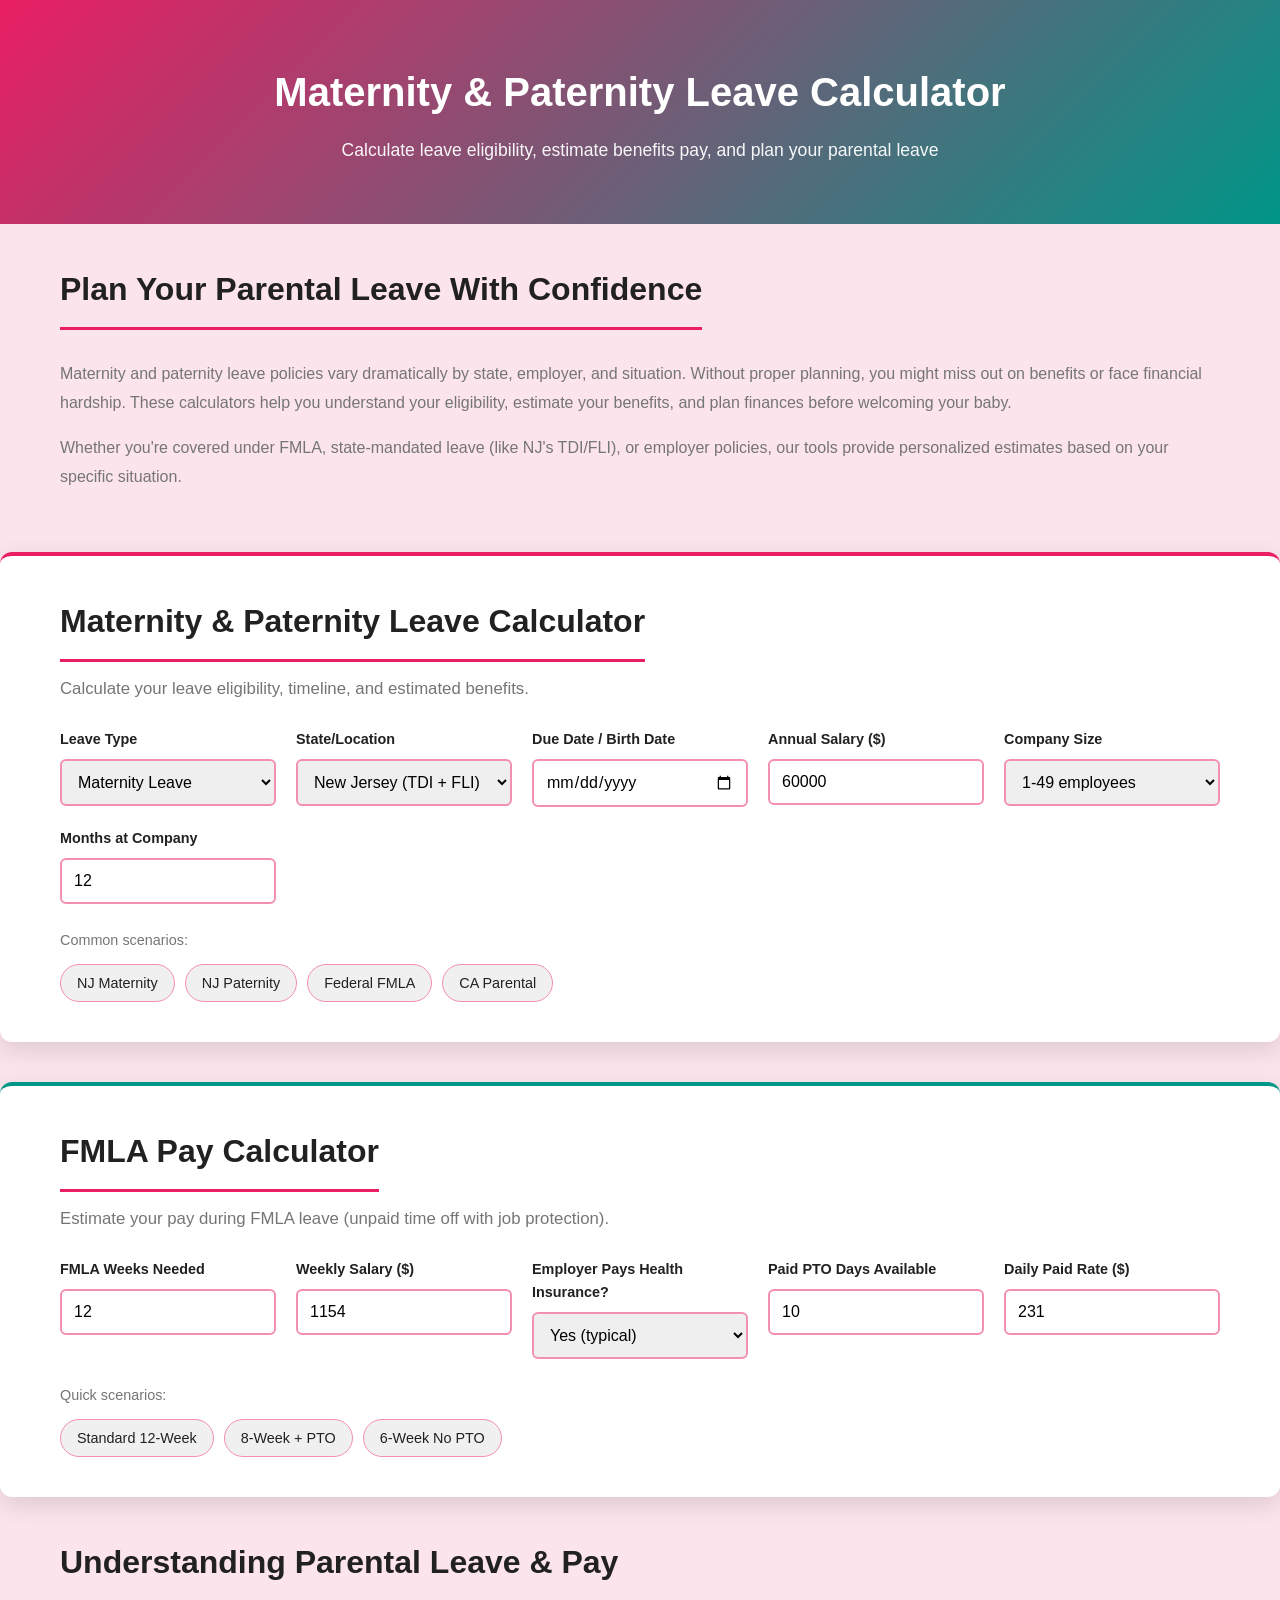
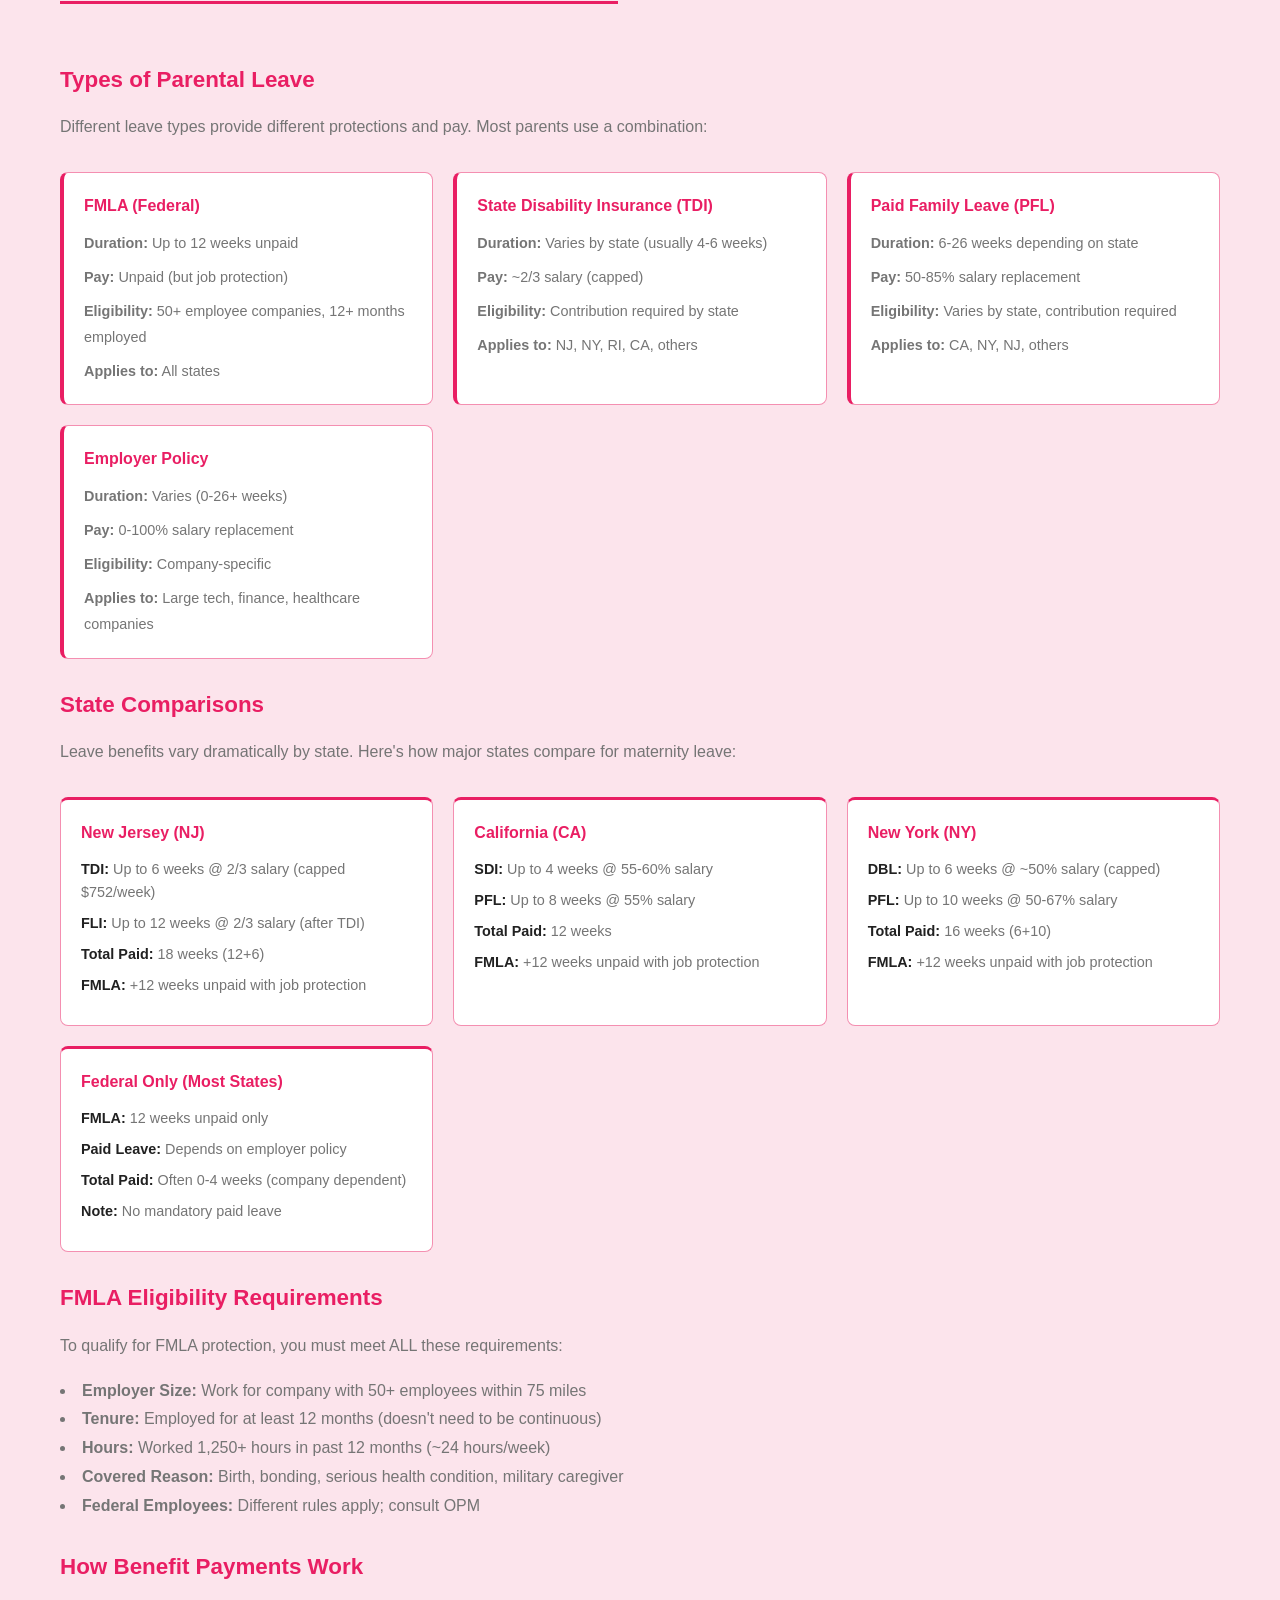
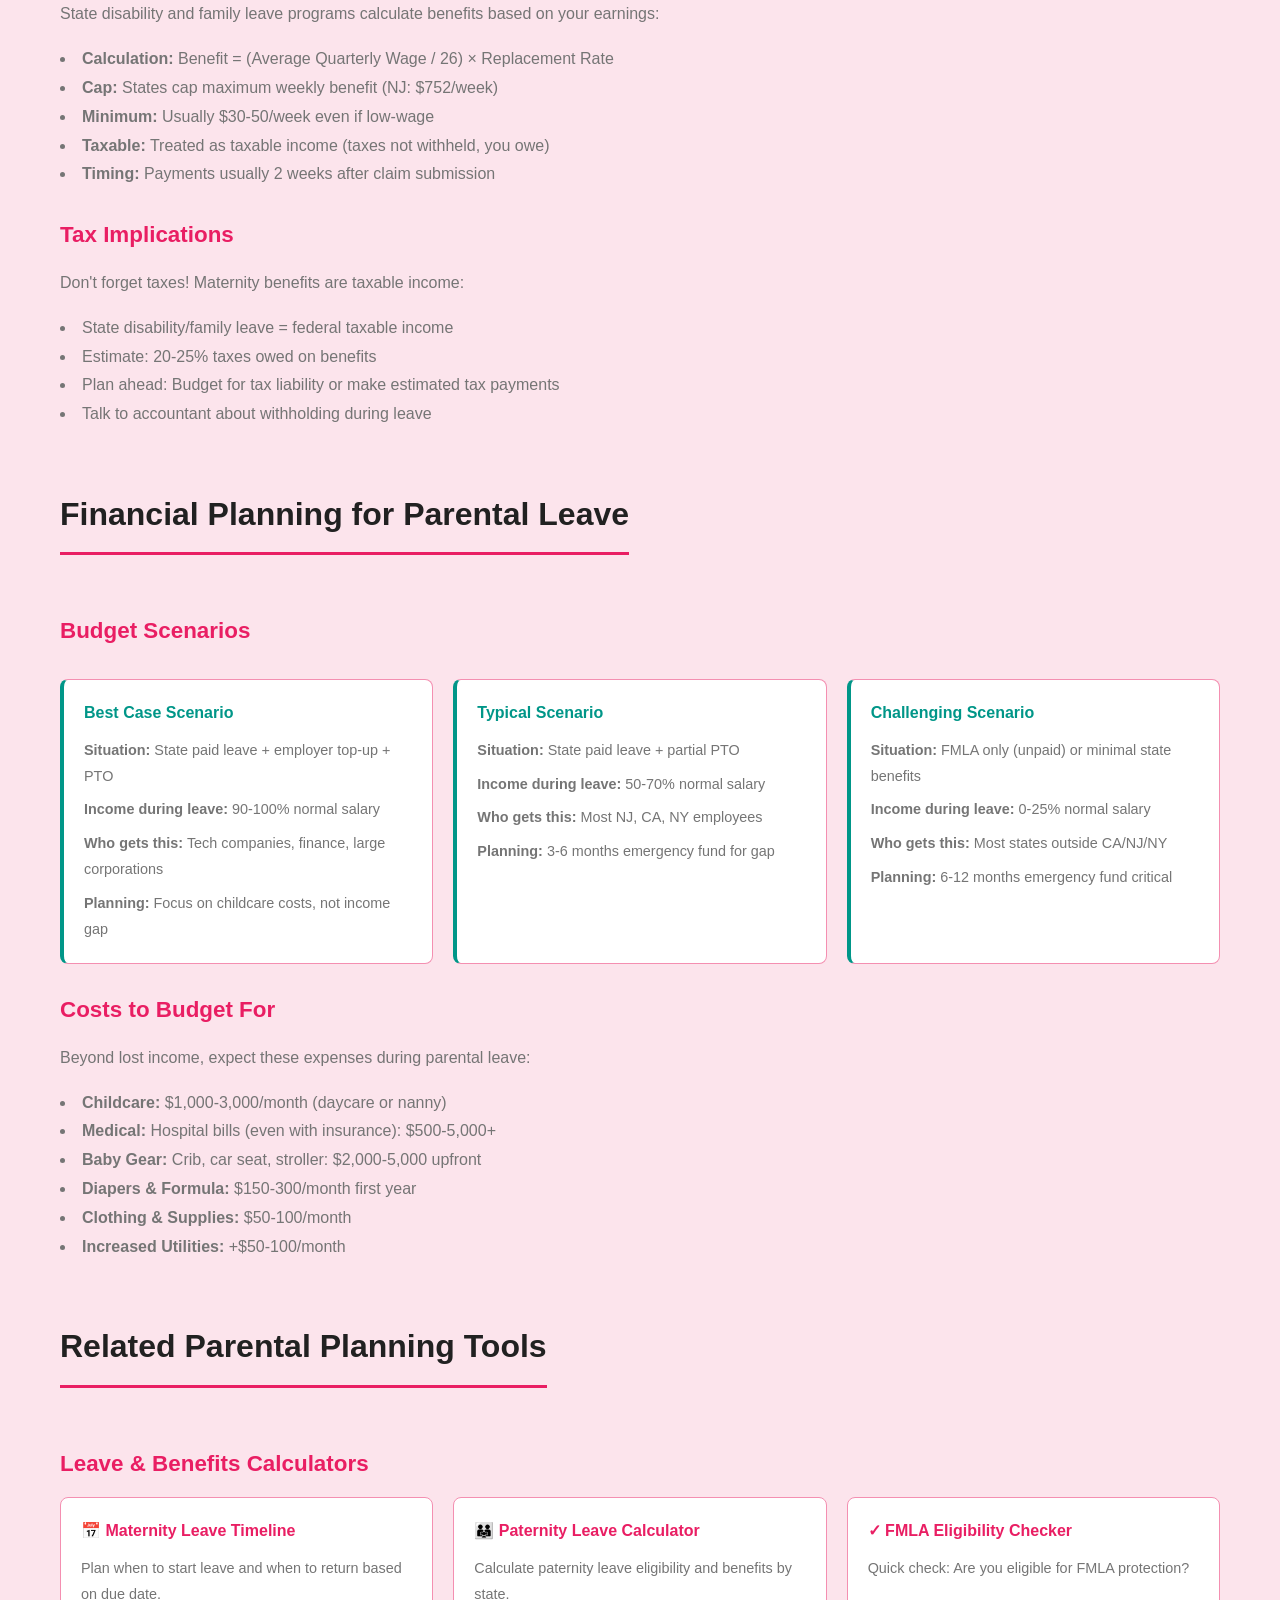
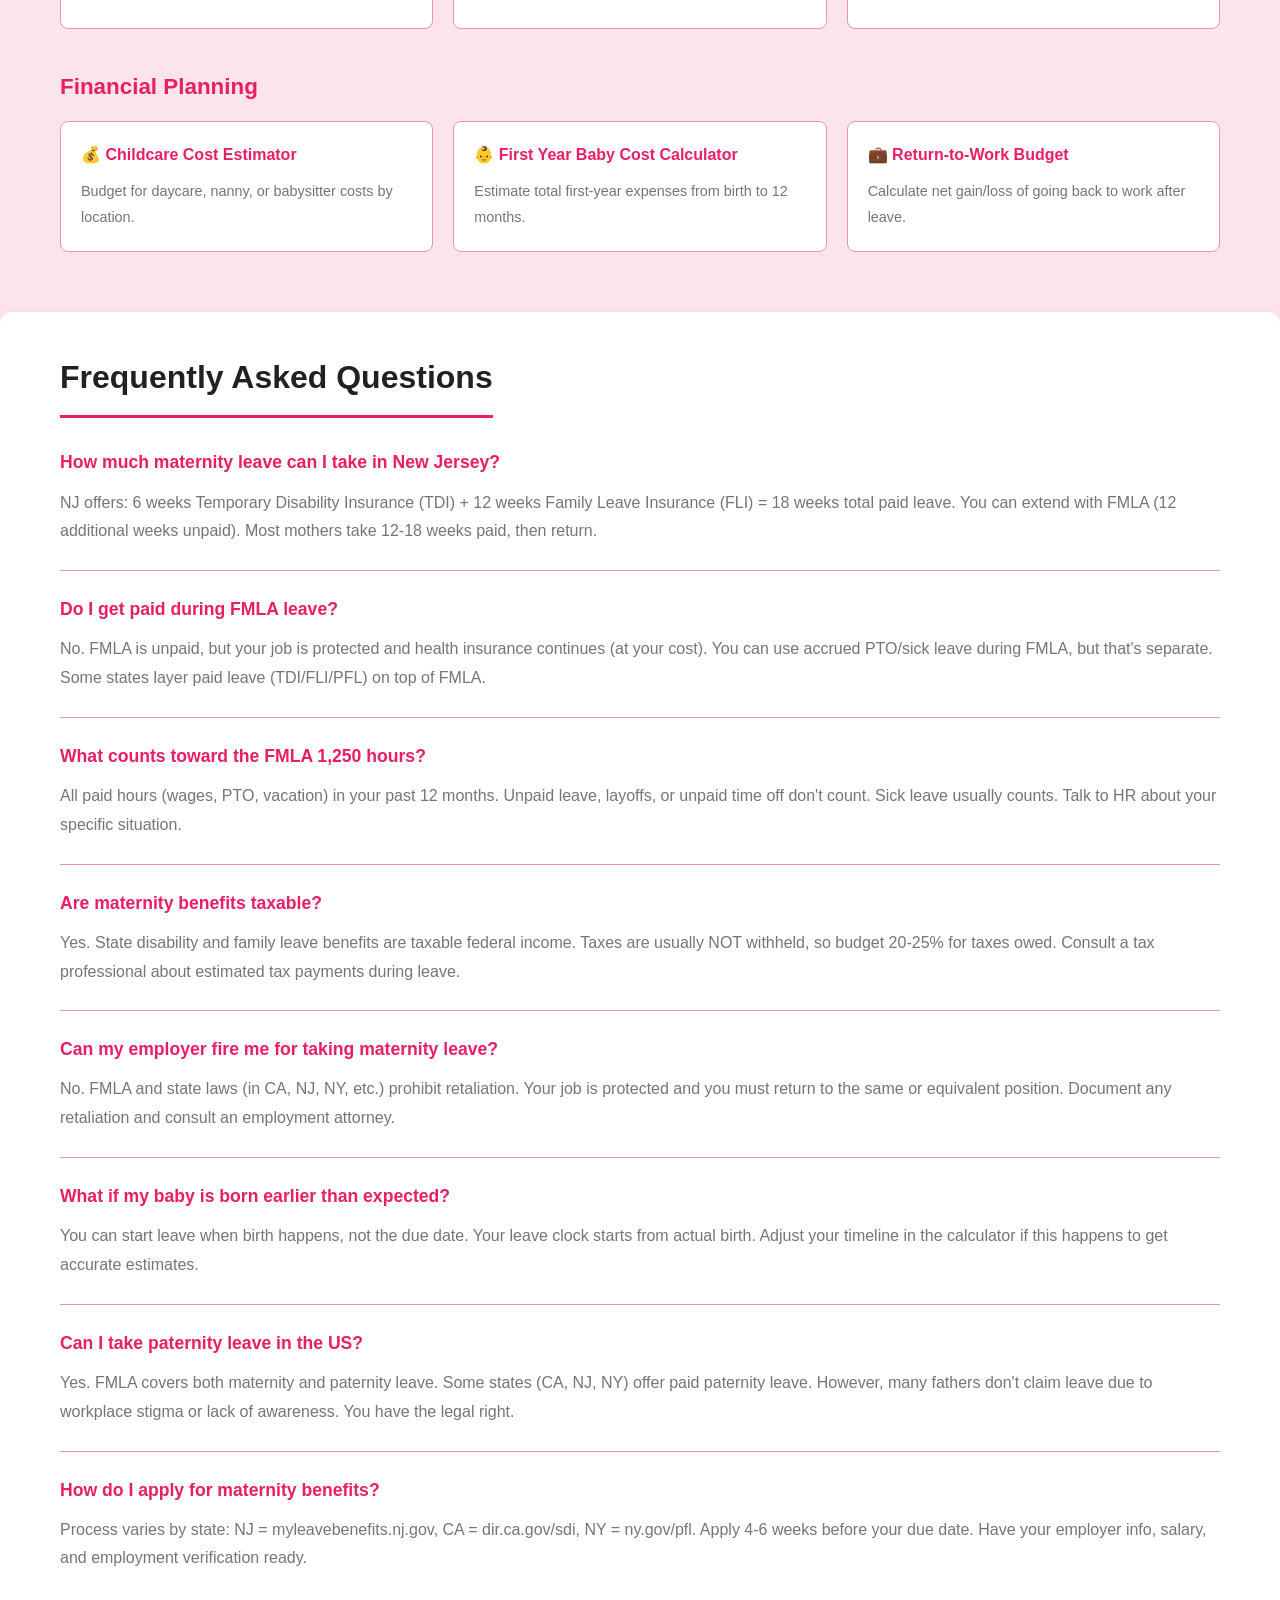
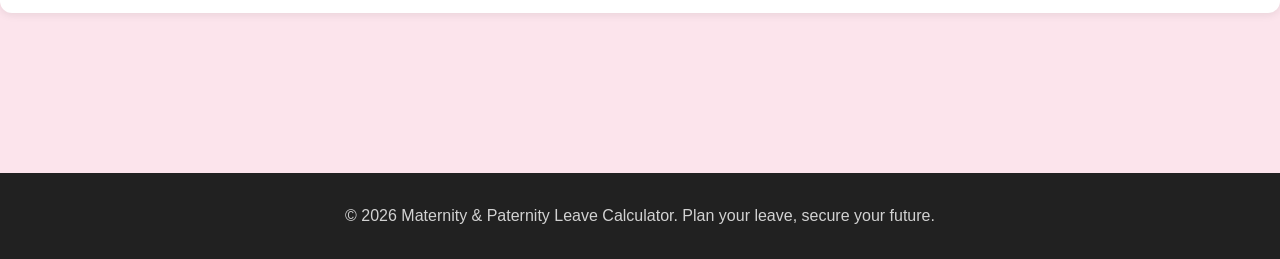
<file: index.html>
<!DOCTYPE html>

<html lang="en">
<head>
    <meta charset="UTF-8">
    <meta name="viewport" content="width=device-width, initial-scale=1.0">
    <meta name="google-site-verification" content="uQVQvib9O00oQFIT-tXdnkU3Vh5VSFZw2b3WhCHTCns" />
    <title>Maternity & Paternity Leave Calculator | Pay, Eligibility & Planning</title>
    <meta name="description" content="Calculate maternity/paternity leave eligibility, benefits, and pay. FMLA calculator, NJ leave estimator, and financial planning tools for expecting parents.">
    <meta name="keywords" content="maternity leave calculator, paternity pay calculator, fmla pay calculator, maternity calculator, nj maternity leave, parental leave pay">
    <link rel="stylesheet" href="style.css">
</head>
<body>
    <header class="header">
        <div class="container">
            <h1>Maternity & Paternity Leave Calculator</h1>
            <p class="subtitle">Calculate leave eligibility, estimate benefits pay, and plan your parental leave</p>
        </div>
    </header>


<main>
    <section class="intro">
        <div class="container">
            <h2>Plan Your Parental Leave With Confidence</h2>
            <p>
                Maternity and paternity leave policies vary dramatically by state, employer, and situation. Without proper planning, 
                you might miss out on benefits or face financial hardship. These calculators help you understand your eligibility, 
                estimate your benefits, and plan finances before welcoming your baby.
            </p>
            <p>
                Whether you're covered under FMLA, state-mandated leave (like NJ's TDI/FLI), or employer policies, 
                our tools provide personalized estimates based on your specific situation.
            </p>
        </div>
    </section>

    <!-- MATERNITY/PATERNITY LEAVE CALCULATOR -->
    <section class="featured-tool maternity-section">
        <div class="container">
            <h2>Maternity & Paternity Leave Calculator</h2>
            <p>Calculate your leave eligibility, timeline, and estimated benefits.</p>
            
            <div class="calculator leave-calc">
                <div class="calc-inputs">
                    <div class="input-group">
                        <label for="leaveType">Leave Type</label>
                        <select id="leaveType" onchange="calculateLeave()">
                            <option value="maternity">Maternity Leave</option>
                            <option value="paternity">Paternity Leave</option>
                            <option value="parental">Parental Leave (Either Parent)</option>
                        </select>
                    </div>
                    <div class="input-group">
                        <label for="workState">State/Location</label>
                        <select id="workState" onchange="calculateLeave()">
                            <option value="nj">New Jersey (TDI + FLI)</option>
                            <option value="ny">New York (PFL)</option>
                            <option value="ca">California (PDL + PFL)</option>
                            <option value="federal">Federal (FMLA Only)</option>
                            <option value="other">Other State</option>
                        </select>
                    </div>
                    <div class="input-group">
                        <label for="dueDate">Due Date / Birth Date</label>
                        <input type="date" id="dueDate" onchange="calculateLeave()">
                    </div>
                    <div class="input-group">
                        <label for="employeeAnnualSalary">Annual Salary ($)</label>
                        <input type="number" id="employeeAnnualSalary" placeholder="60000" min="0" value="60000" onchange="calculateLeave()">
                    </div>
                    <div class="input-group">
                        <label for="employeeCompanySize">Company Size</label>
                        <select id="employeeCompanySize" onchange="calculateLeave()">
                            <option value="small">1-49 employees</option>
                            <option value="medium">50+ employees</option>
                        </select>
                    </div>
                    <div class="input-group">
                        <label for="employmentMonths">Months at Company</label>
                        <input type="number" id="employmentMonths" placeholder="12" min="0" max="600" value="12" onchange="calculateLeave()">
                    </div>
                </div>

                <div class="calc-results" id="leaveResults" style="display: none;">
                    <div class="result-group">
                        <div class="result-item">
                            <span class="label">Leave Duration</span>
                            <span class="value" id="leaveDuration">0 weeks</span>
                            <span class="hint">Paid + unpaid combined</span>
                        </div>
                        <div class="result-item">
                            <span class="label">Paid Leave Weeks</span>
                            <span class="value" id="paidWeeks">0</span>
                            <span class="hint">Salary replacement</span>
                        </div>
                        <div class="result-item">
                            <span class="label">Estimated Weekly Benefit</span>
                            <span class="value" id="weeklyBenefit">$0</span>
                            <span class="hint">During paid leave</span>
                        </div>
                        <div class="result-item">
                            <span class="label">Total Benefit Amount</span>
                            <span class="value" id="totalBenefit">$0</span>
                            <span class="hint">For entire leave period</span>
                        </div>
                    </div>

                    <div class="leave-timeline">
                        <h3>Leave Timeline</h3>
                        <div id="timelineDetails"></div>
                    </div>

                    <div class="leave-notes">
                        <h3>Important Notes</h3>
                        <ul id="leaveNotesList"></ul>
                    </div>
                </div>

                <div class="quick-scenarios">
                    <p class="scenario-label">Common scenarios:</p>
                    <div class="scenario-buttons">
                        <button class="scenario-btn" onclick="setLeaveScenario('maternity', 'nj', 60000)">NJ Maternity</button>
                        <button class="scenario-btn" onclick="setLeaveScenario('paternity', 'nj', 60000)">NJ Paternity</button>
                        <button class="scenario-btn" onclick="setLeaveScenario('maternity', 'federal', 60000)">Federal FMLA</button>
                        <button class="scenario-btn" onclick="setLeaveScenario('parental', 'ca', 60000)">CA Parental</button>
                    </div>
                </div>
            </div>
        </div>
    </section>

    <!-- FMLA PAY CALCULATOR -->
    <section class="featured-tool fmla-section">
        <div class="container">
            <h2>FMLA Pay Calculator</h2>
            <p>Estimate your pay during FMLA leave (unpaid time off with job protection).</p>
            
            <div class="calculator fmla-calc">
                <div class="calc-inputs">
                    <div class="input-group">
                        <label for="fmlaWeeks">FMLA Weeks Needed</label>
                        <input type="number" id="fmlaWeeks" placeholder="12" min="0" max="26" value="12" onchange="calculateFMLA()">
                    </div>
                    <div class="input-group">
                        <label for="fmlaWeeklySalary">Weekly Salary ($)</label>
                        <input type="number" id="fmlaWeeklySalary" placeholder="1154" min="0" value="1154" onchange="calculateFMLA()">
                    </div>
                    <div class="input-group">
                        <label for="fmlaEmployerContinuesHealth">Employer Pays Health Insurance?</label>
                        <select id="fmlaEmployerContinuesHealth" onchange="calculateFMLA()">
                            <option value="yes">Yes (typical)</option>
                            <option value="no">No</option>
                        </select>
                    </div>
                    <div class="input-group">
                        <label for="fmlaPaidDaysAvailable">Paid PTO Days Available</label>
                        <input type="number" id="fmlaPaidDaysAvailable" placeholder="10" min="0" value="10" onchange="calculateFMLA()">
                    </div>
                    <div class="input-group">
                        <label for="fmlaPaidDayValue">Daily Paid Rate ($)</label>
                        <input type="number" id="fmlaPaidDayValue" placeholder="231" min="0" value="231" onchange="calculateFMLA()">
                    </div>
                </div>

                <div class="calc-results" id="fmlaResults" style="display: none;">
                    <div class="result-group">
                        <div class="result-item">
                            <span class="label">Unpaid Weeks</span>
                            <span class="value" id="fmlaUnpaidWeeks">0</span>
                            <span class="hint">No income from employer</span>
                        </div>
                        <div class="result-item">
                            <span class="label">Income Loss</span>
                            <span class="value" id="fmlaIncomeLoss">$0</span>
                            <span class="hint">From unpaid leave</span>
                        </div>
                        <div class="result-item">
                            <span class="label">Paid PTO Used</span>
                            <span class="value" id="fmlaPaidPTO">$0</span>
                            <span class="hint">If applied to leave</span>
                        </div>
                        <div class="result-item">
                            <span class="label">Health Insurance Cost</span>
                            <span class="value" id="fmlaHealthCost">Covered</span>
                            <span class="hint">During FMLA</span>
                        </div>
                    </div>
                </div>

                <div class="quick-scenarios">
                    <p class="scenario-label">Quick scenarios:</p>
                    <div class="scenario-buttons">
                        <button class="scenario-btn" onclick="setFMLAScenario(12, 1154, 'yes', 10)">Standard 12-Week</button>
                        <button class="scenario-btn" onclick="setFMLAScenario(8, 1154, 'yes', 5)">8-Week + PTO</button>
                        <button class="scenario-btn" onclick="setFMLAScenario(6, 1154, 'no', 0)">6-Week No PTO</button>
                    </div>
                </div>
            </div>
        </div>
    </section>

    <!-- LEAVE TYPES & ELIGIBILITY -->
    <section class="leave-guide">
        <div class="container">
            <h2>Understanding Parental Leave & Pay</h2>
            
            <h3>Types of Parental Leave</h3>
            <p>
                Different leave types provide different protections and pay. Most parents use a combination:
            </p>

            <div class="leave-types-grid">
                <div class="leave-type-card">
                    <h4>FMLA (Federal)</h4>
                    <p><strong>Duration:</strong> Up to 12 weeks unpaid</p>
                    <p><strong>Pay:</strong> Unpaid (but job protection)</p>
                    <p><strong>Eligibility:</strong> 50+ employee companies, 12+ months employed</p>
                    <p><strong>Applies to:</strong> All states</p>
                </div>
                <div class="leave-type-card">
                    <h4>State Disability Insurance (TDI)</h4>
                    <p><strong>Duration:</strong> Varies by state (usually 4-6 weeks)</p>
                    <p><strong>Pay:</strong> ~2/3 salary (capped)</p>
                    <p><strong>Eligibility:</strong> Contribution required by state</p>
                    <p><strong>Applies to:</strong> NJ, NY, RI, CA, others</p>
                </div>
                <div class="leave-type-card">
                    <h4>Paid Family Leave (PFL)</h4>
                    <p><strong>Duration:</strong> 6-26 weeks depending on state</p>
                    <p><strong>Pay:</strong> 50-85% salary replacement</p>
                    <p><strong>Eligibility:</strong> Varies by state, contribution required</p>
                    <p><strong>Applies to:</strong> CA, NY, NJ, others</p>
                </div>
                <div class="leave-type-card">
                    <h4>Employer Policy</h4>
                    <p><strong>Duration:</strong> Varies (0-26+ weeks)</p>
                    <p><strong>Pay:</strong> 0-100% salary replacement</p>
                    <p><strong>Eligibility:</strong> Company-specific</p>
                    <p><strong>Applies to:</strong> Large tech, finance, healthcare companies</p>
                </div>
            </div>

            <h3>State Comparisons</h3>
            <p>
                Leave benefits vary dramatically by state. Here's how major states compare for maternity leave:
            </p>

            <div class="state-comparison-grid">
                <div class="state-card">
                    <h4>New Jersey (NJ)</h4>
                    <ul>
                        <li><strong>TDI:</strong> Up to 6 weeks @ 2/3 salary (capped $752/week)</li>
                        <li><strong>FLI:</strong> Up to 12 weeks @ 2/3 salary (after TDI)</li>
                        <li><strong>Total Paid:</strong> 18 weeks (12+6)</li>
                        <li><strong>FMLA:</strong> +12 weeks unpaid with job protection</li>
                    </ul>
                </div>
                <div class="state-card">
                    <h4>California (CA)</h4>
                    <ul>
                        <li><strong>SDI:</strong> Up to 4 weeks @ 55-60% salary</li>
                        <li><strong>PFL:</strong> Up to 8 weeks @ 55% salary</li>
                        <li><strong>Total Paid:</strong> 12 weeks</li>
                        <li><strong>FMLA:</strong> +12 weeks unpaid with job protection</li>
                    </ul>
                </div>
                <div class="state-card">
                    <h4>New York (NY)</h4>
                    <ul>
                        <li><strong>DBL:</strong> Up to 6 weeks @ ~50% salary (capped)</li>
                        <li><strong>PFL:</strong> Up to 10 weeks @ 50-67% salary</li>
                        <li><strong>Total Paid:</strong> 16 weeks (6+10)</li>
                        <li><strong>FMLA:</strong> +12 weeks unpaid with job protection</li>
                    </ul>
                </div>
                <div class="state-card">
                    <h4>Federal Only (Most States)</h4>
                    <ul>
                        <li><strong>FMLA:</strong> 12 weeks unpaid only</li>
                        <li><strong>Paid Leave:</strong> Depends on employer policy</li>
                        <li><strong>Total Paid:</strong> Often 0-4 weeks (company dependent)</li>
                        <li><strong>Note:</strong> No mandatory paid leave</li>
                    </ul>
                </div>
            </div>

            <h3>FMLA Eligibility Requirements</h3>
            <p>
                To qualify for FMLA protection, you must meet ALL these requirements:
            </p>
            <ul style="list-style-position: inside; color: var(--text-light); line-height: 1.8;">
                <li><strong>Employer Size:</strong> Work for company with 50+ employees within 75 miles</li>
                <li><strong>Tenure:</strong> Employed for at least 12 months (doesn't need to be continuous)</li>
                <li><strong>Hours:</strong> Worked 1,250+ hours in past 12 months (~24 hours/week)</li>
                <li><strong>Covered Reason:</strong> Birth, bonding, serious health condition, military caregiver</li>
                <li><strong>Federal Employees:</strong> Different rules apply; consult OPM</li>
            </ul>

            <h3>How Benefit Payments Work</h3>
            <p>
                State disability and family leave programs calculate benefits based on your earnings:
            </p>
            <ul style="list-style-position: inside; color: var(--text-light); line-height: 1.8;">
                <li><strong>Calculation:</strong> Benefit = (Average Quarterly Wage / 26) × Replacement Rate</li>
                <li><strong>Cap:</strong> States cap maximum weekly benefit (NJ: $752/week)</li>
                <li><strong>Minimum:</strong> Usually $30-50/week even if low-wage</li>
                <li><strong>Taxable:</strong> Treated as taxable income (taxes not withheld, you owe)</li>
                <li><strong>Timing:</strong> Payments usually 2 weeks after claim submission</li>
            </ul>

            <h3>Tax Implications</h3>
            <p>
                Don't forget taxes! Maternity benefits are taxable income:
            </p>
            <ul style="list-style-position: inside; color: var(--text-light); line-height: 1.8;">
                <li>State disability/family leave = federal taxable income</li>
                <li>Estimate: 20-25% taxes owed on benefits</li>
                <li>Plan ahead: Budget for tax liability or make estimated tax payments</li>
                <li>Talk to accountant about withholding during leave</li>
            </ul>
        </div>
    </section>

    <!-- FINANCIAL PLANNING -->
    <section class="financial-planning">
        <div class="container">
            <h2>Financial Planning for Parental Leave</h2>
            
            <h3>Budget Scenarios</h3>
            <div class="budget-scenarios-grid">
                <div class="budget-card">
                    <h4>Best Case Scenario</h4>
                    <p><strong>Situation:</strong> State paid leave + employer top-up + PTO</p>
                    <p><strong>Income during leave:</strong> 90-100% normal salary</p>
                    <p><strong>Who gets this:</strong> Tech companies, finance, large corporations</p>
                    <p><strong>Planning:</strong> Focus on childcare costs, not income gap</p>
                </div>
                <div class="budget-card">
                    <h4>Typical Scenario</h4>
                    <p><strong>Situation:</strong> State paid leave + partial PTO</p>
                    <p><strong>Income during leave:</strong> 50-70% normal salary</p>
                    <p><strong>Who gets this:</strong> Most NJ, CA, NY employees</p>
                    <p><strong>Planning:</strong> 3-6 months emergency fund for gap</p>
                </div>
                <div class="budget-card">
                    <h4>Challenging Scenario</h4>
                    <p><strong>Situation:</strong> FMLA only (unpaid) or minimal state benefits</p>
                    <p><strong>Income during leave:</strong> 0-25% normal salary</p>
                    <p><strong>Who gets this:</strong> Most states outside CA/NJ/NY</p>
                    <p><strong>Planning:</strong> 6-12 months emergency fund critical</p>
                </div>
            </div>

            <h3>Costs to Budget For</h3>
            <p>
                Beyond lost income, expect these expenses during parental leave:
            </p>
            <ul style="list-style-position: inside; color: var(--text-light); line-height: 1.8;">
                <li><strong>Childcare:</strong> $1,000-3,000/month (daycare or nanny)</li>
                <li><strong>Medical:</strong> Hospital bills (even with insurance): $500-5,000+</li>
                <li><strong>Baby Gear:</strong> Crib, car seat, stroller: $2,000-5,000 upfront</li>
                <li><strong>Diapers & Formula:</strong> $150-300/month first year</li>
                <li><strong>Clothing & Supplies:</strong> $50-100/month</li>
                <li><strong>Increased Utilities:</strong> +$50-100/month</li>
            </ul>
        </div>
    </section>

    <!-- OTHER TOOLS -->
    <section class="other-tools">
        <div class="container">
            <h2>Related Parental Planning Tools</h2>
            
            <h3>Leave & Benefits Calculators</h3>
            <div class="grid">
                <div class="card">
                    <h4><a href="maternity/index.html">📅 Maternity Leave Timeline</a></h4>
                    <p>Plan when to start leave and when to return based on due date.</p>
                </div>
                <div class="card">
                    <h4><a href="paternity/index.html">👨‍👨‍👧 Paternity Leave Calculator</a></h4>
                    <p>Calculate paternity leave eligibility and benefits by state.</p>
                </div>
                <div class="card">
                    <h4><a href="fmla-eligibility/index.html">✓ FMLA Eligibility Checker</a></h4>
                    <p>Quick check: Are you eligible for FMLA protection?</p>
                </div>
            </div>

            <h3>Financial Planning</h3>
            <div class="grid">
                <div class="card">
                    <h4><a href="childcare/index.html">💰 Childcare Cost Estimator</a></h4>
                    <p>Budget for daycare, nanny, or babysitter costs by location.</p>
                </div>
                <div class="card">
                    <h4><a href="baby-cost/index.html">👶 First Year Baby Cost Calculator</a></h4>
                    <p>Estimate total first-year expenses from birth to 12 months.</p>
                </div>
                <div class="card">
                    <h4><a href="return-to-work/index.html">💼 Return-to-Work Budget</a></h4>
                    <p>Calculate net gain/loss of going back to work after leave.</p>
                </div>
            </div>
        </div>
    </section>

    <!-- FAQs -->
    <section class="faqs">
        <div class="container">
            <h2>Frequently Asked Questions</h2>

            <div class="faq-item">
                <h3>How much maternity leave can I take in New Jersey?</h3>
                <p>
                    NJ offers: 6 weeks Temporary Disability Insurance (TDI) + 12 weeks Family Leave Insurance (FLI) = 18 weeks total paid leave. 
                    You can extend with FMLA (12 additional weeks unpaid). Most mothers take 12-18 weeks paid, then return.
                </p>
            </div>

            <div class="faq-item">
                <h3>Do I get paid during FMLA leave?</h3>
                <p>
                    No. FMLA is unpaid, but your job is protected and health insurance continues (at your cost). 
                    You can use accrued PTO/sick leave during FMLA, but that's separate. Some states layer paid leave (TDI/FLI/PFL) on top of FMLA.
                </p>
            </div>

            <div class="faq-item">
                <h3>What counts toward the FMLA 1,250 hours?</h3>
                <p>
                    All paid hours (wages, PTO, vacation) in your past 12 months. Unpaid leave, layoffs, or unpaid time off don't count. 
                    Sick leave usually counts. Talk to HR about your specific situation.
                </p>
            </div>

            <div class="faq-item">
                <h3>Are maternity benefits taxable?</h3>
                <p>
                    Yes. State disability and family leave benefits are taxable federal income. Taxes are usually NOT withheld, 
                    so budget 20-25% for taxes owed. Consult a tax professional about estimated tax payments during leave.
                </p>
            </div>

            <div class="faq-item">
                <h3>Can my employer fire me for taking maternity leave?</h3>
                <p>
                    No. FMLA and state laws (in CA, NJ, NY, etc.) prohibit retaliation. Your job is protected and you must return to the same or equivalent position. 
                    Document any retaliation and consult an employment attorney.
                </p>
            </div>

            <div class="faq-item">
                <h3>What if my baby is born earlier than expected?</h3>
                <p>
                    You can start leave when birth happens, not the due date. Your leave clock starts from actual birth. 
                    Adjust your timeline in the calculator if this happens to get accurate estimates.
                </p>
            </div>

            <div class="faq-item">
                <h3>Can I take paternity leave in the US?</h3>
                <p>
                    Yes. FMLA covers both maternity and paternity leave. Some states (CA, NJ, NY) offer paid paternity leave. 
                    However, many fathers don't claim leave due to workplace stigma or lack of awareness. You have the legal right.
                </p>
            </div>

            <div class="faq-item">
                <h3>How do I apply for maternity benefits?</h3>
                <p>
                    Process varies by state: NJ = myleavebenefits.nj.gov, CA = dir.ca.gov/sdi, NY = ny.gov/pfl. 
                    Apply 4-6 weeks before your due date. Have your employer info, salary, and employment verification ready.
                </p>
            </div>
        </div>
    </section>
</main>

<footer class="footer">
    <div class="container">
        <p>&copy; 2026 Maternity & Paternity Leave Calculator. Plan your leave, secure your future.</p>
    </div>
</footer>

<script src="app.js"></script>


</body>
</html>
</file>
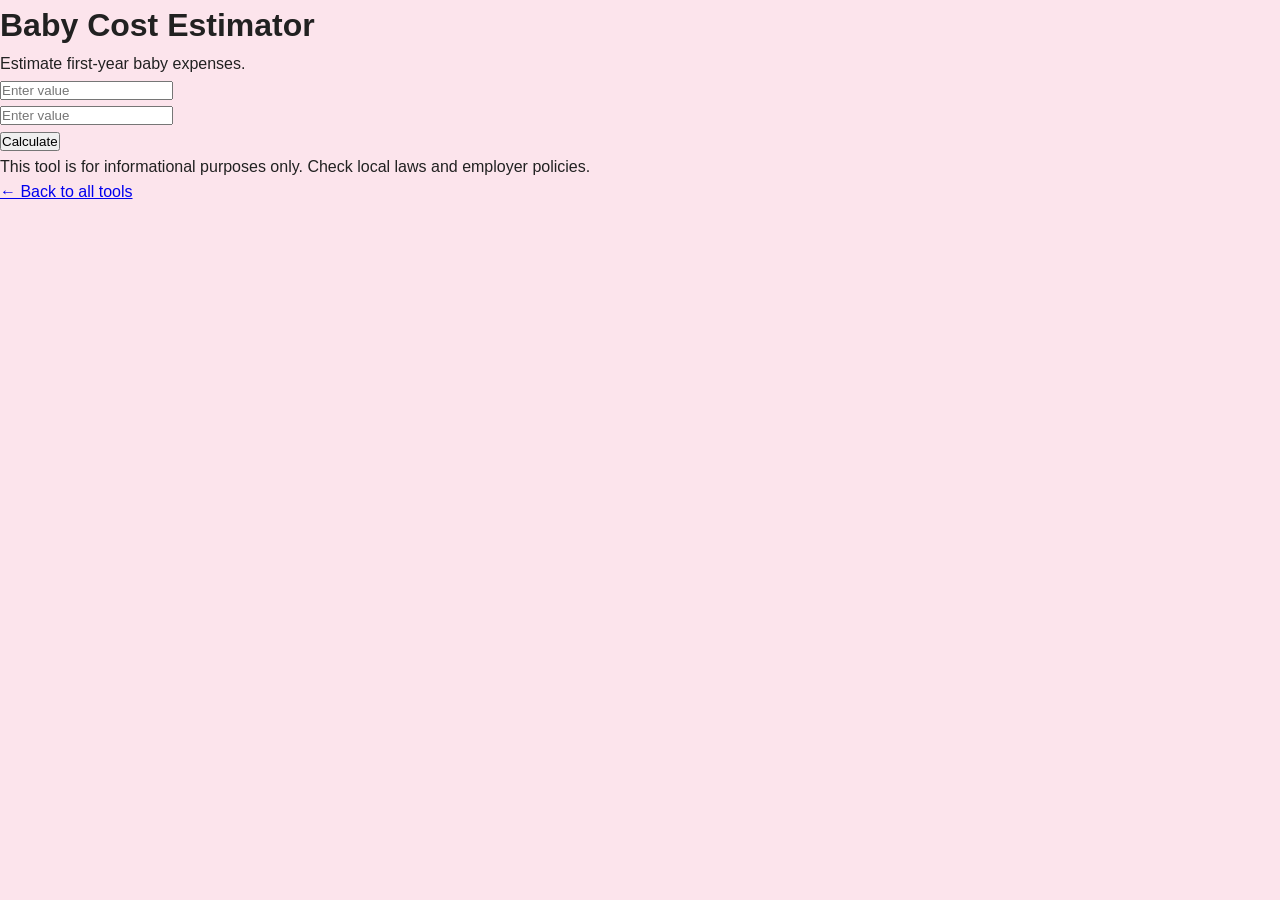
<file: cost/index.html>
<!DOCTYPE html>
<html>
<head>
<title>Baby Cost Estimator</title>
<meta name="google-site-verification" content="PkLa_ViOo6FAHpvh8SacceMb95o9tePRdrqLNBz9X1M" />
<link rel="stylesheet" href="../style.css">
</head>
<body>

<h1>Baby Cost Estimator</h1>

<p>Estimate first-year baby expenses.</p>

<input type="number" id="input1" placeholder="Enter value"><br>
<input type="number" id="input2" placeholder="Enter value"><br>

<button onclick="calc()">Calculate</button>
<p id="res"></p>

<p>This tool is for informational purposes only. Check local laws and employer policies.</p>

<a href="../index.html">← Back to all tools</a>

<script src="script.js"></script>

</body>
</html>
</file>
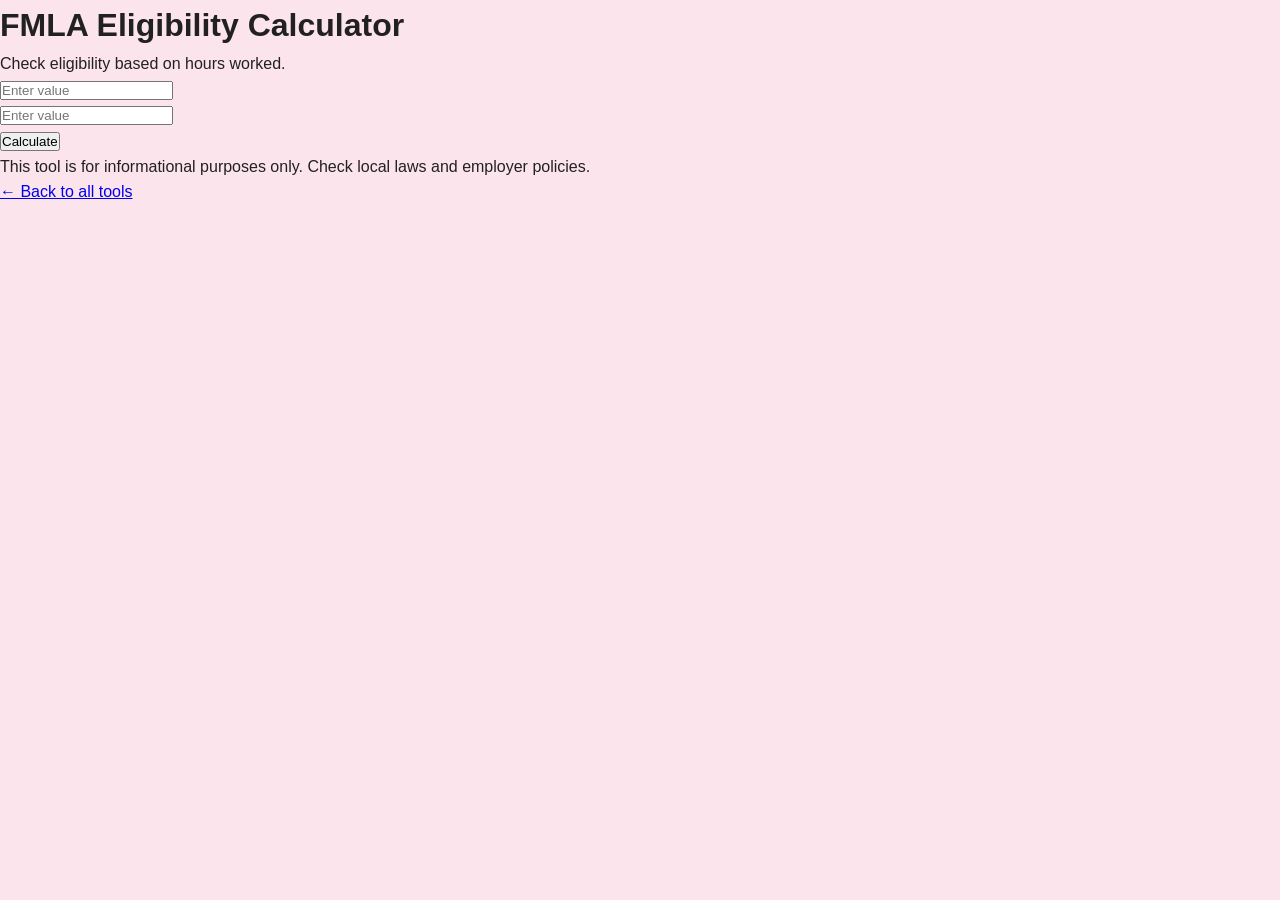
<file: fmla/index.html>
<!DOCTYPE html>
<html>
<head>
<title>FMLA Eligibility Calculator</title>
<meta name="google-site-verification" content="PkLa_ViOo6FAHpvh8SacceMb95o9tePRdrqLNBz9X1M" />
<link rel="stylesheet" href="../style.css">
</head>
<body>

<h1>FMLA Eligibility Calculator</h1>

<p>Check eligibility based on hours worked.</p>

<input type="number" id="input1" placeholder="Enter value"><br>
<input type="number" id="input2" placeholder="Enter value"><br>

<button onclick="calc()">Calculate</button>
<p id="res"></p>

<p>This tool is for informational purposes only. Check local laws and employer policies.</p>

<a href="../index.html">← Back to all tools</a>

<script src="script.js"></script>

</body>
</html>
</file>
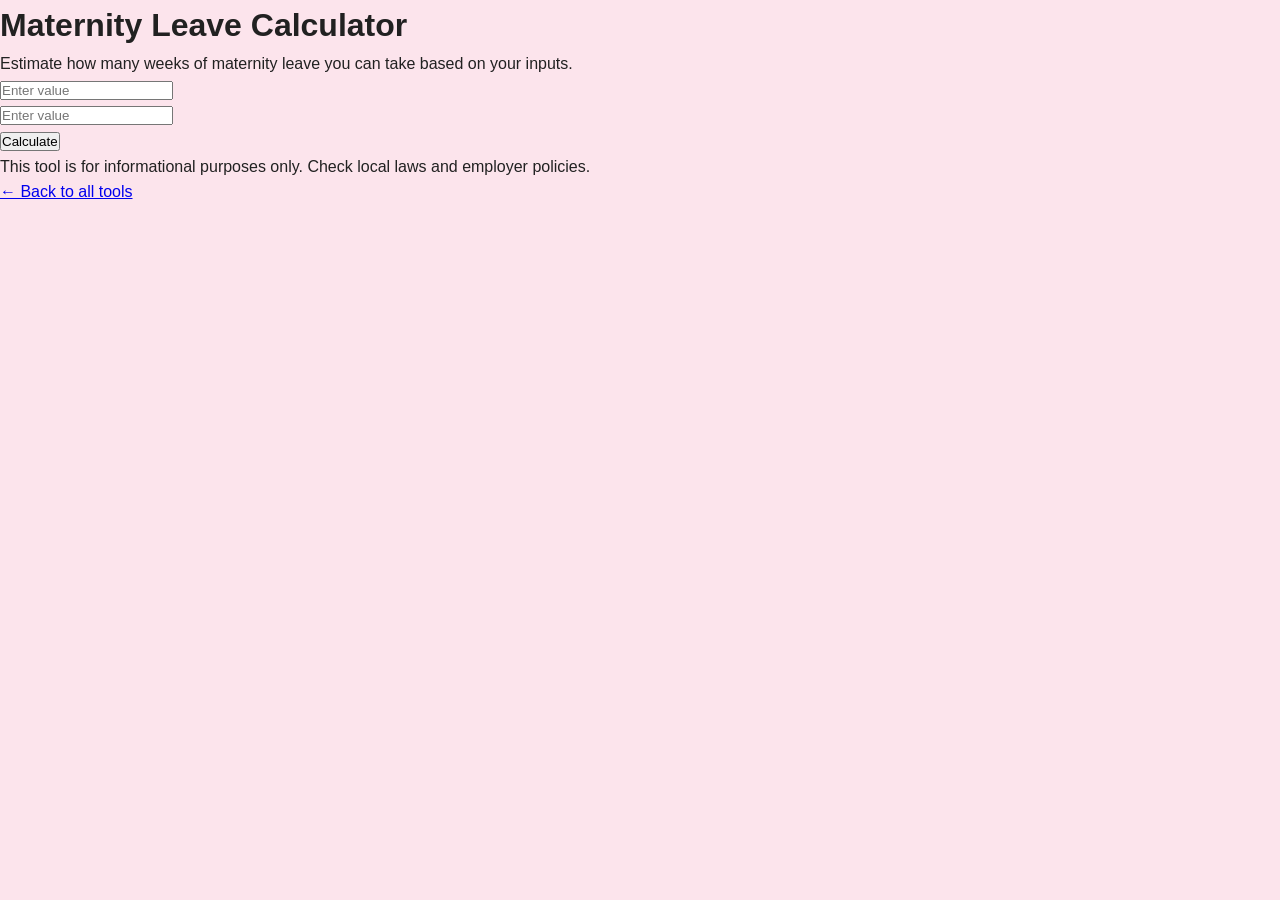
<file: maternity/index.html>
<!DOCTYPE html>
<html>
<head>
<title>Maternity Leave Calculator</title>
<meta name="google-site-verification" content="PkLa_ViOo6FAHpvh8SacceMb95o9tePRdrqLNBz9X1M" />
<link rel="stylesheet" href="../style.css">
</head>
<body>

<h1>Maternity Leave Calculator</h1>

<p>Estimate how many weeks of maternity leave you can take based on your inputs.</p>

<input type="number" id="input1" placeholder="Enter value"><br>
<input type="number" id="input2" placeholder="Enter value"><br>

<button onclick="calc()">Calculate</button>
<p id="res"></p>

<p>This tool is for informational purposes only. Check local laws and employer policies.</p>

<a href="../index.html">← Back to all tools</a>

<script src="script.js"></script>

</body>
</html>
</file>
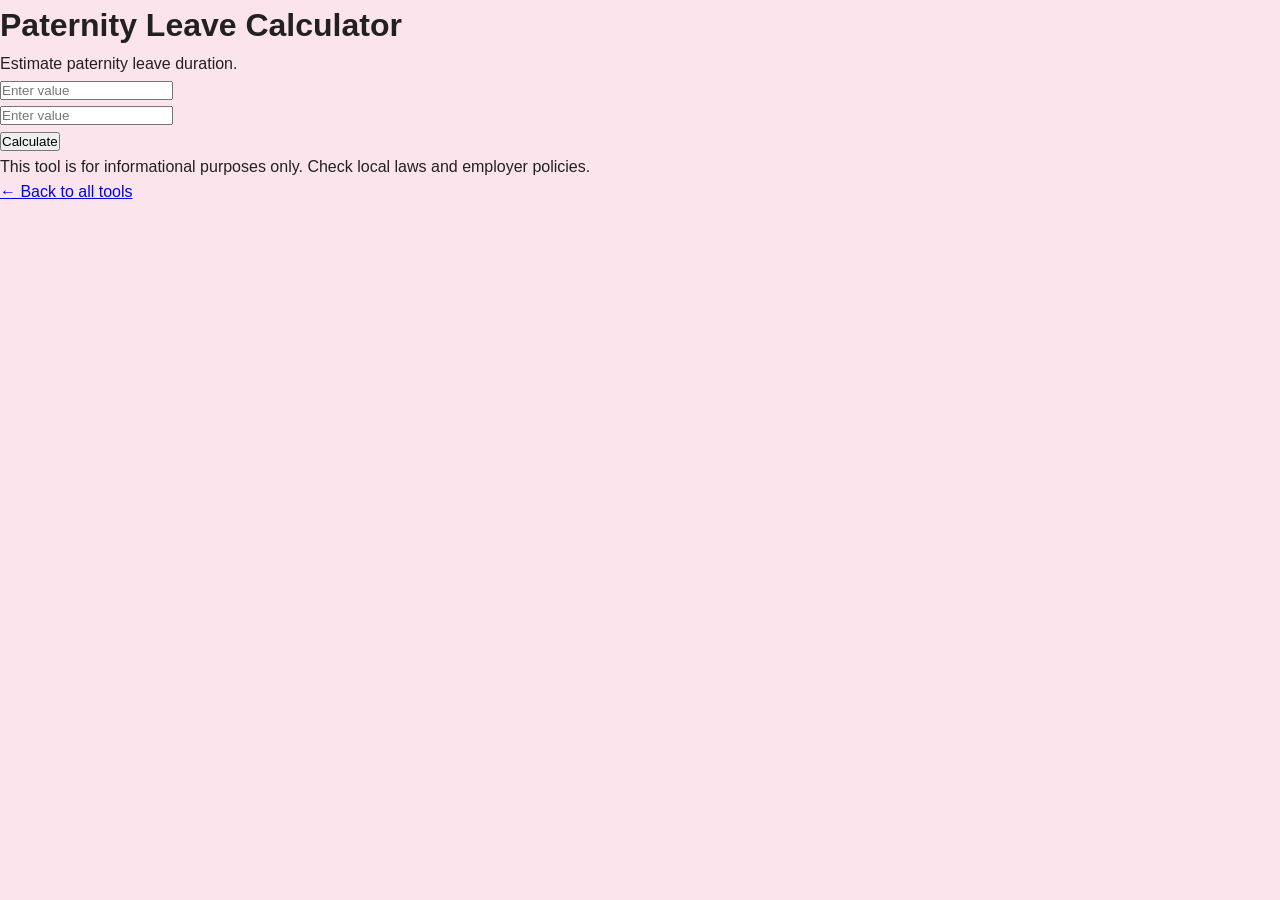
<file: paternity/index.html>
<!DOCTYPE html>
<html>
<head>
<title>Paternity Leave Calculator</title>
<meta name="google-site-verification" content="PkLa_ViOo6FAHpvh8SacceMb95o9tePRdrqLNBz9X1M" />
<link rel="stylesheet" href="../style.css">
</head>
<body>

<h1>Paternity Leave Calculator</h1>

<p>Estimate paternity leave duration.</p>

<input type="number" id="input1" placeholder="Enter value"><br>
<input type="number" id="input2" placeholder="Enter value"><br>

<button onclick="calc()">Calculate</button>
<p id="res"></p>

<p>This tool is for informational purposes only. Check local laws and employer policies.</p>

<a href="../index.html">← Back to all tools</a>

<script src="script.js"></script>

</body>
</html>
</file>
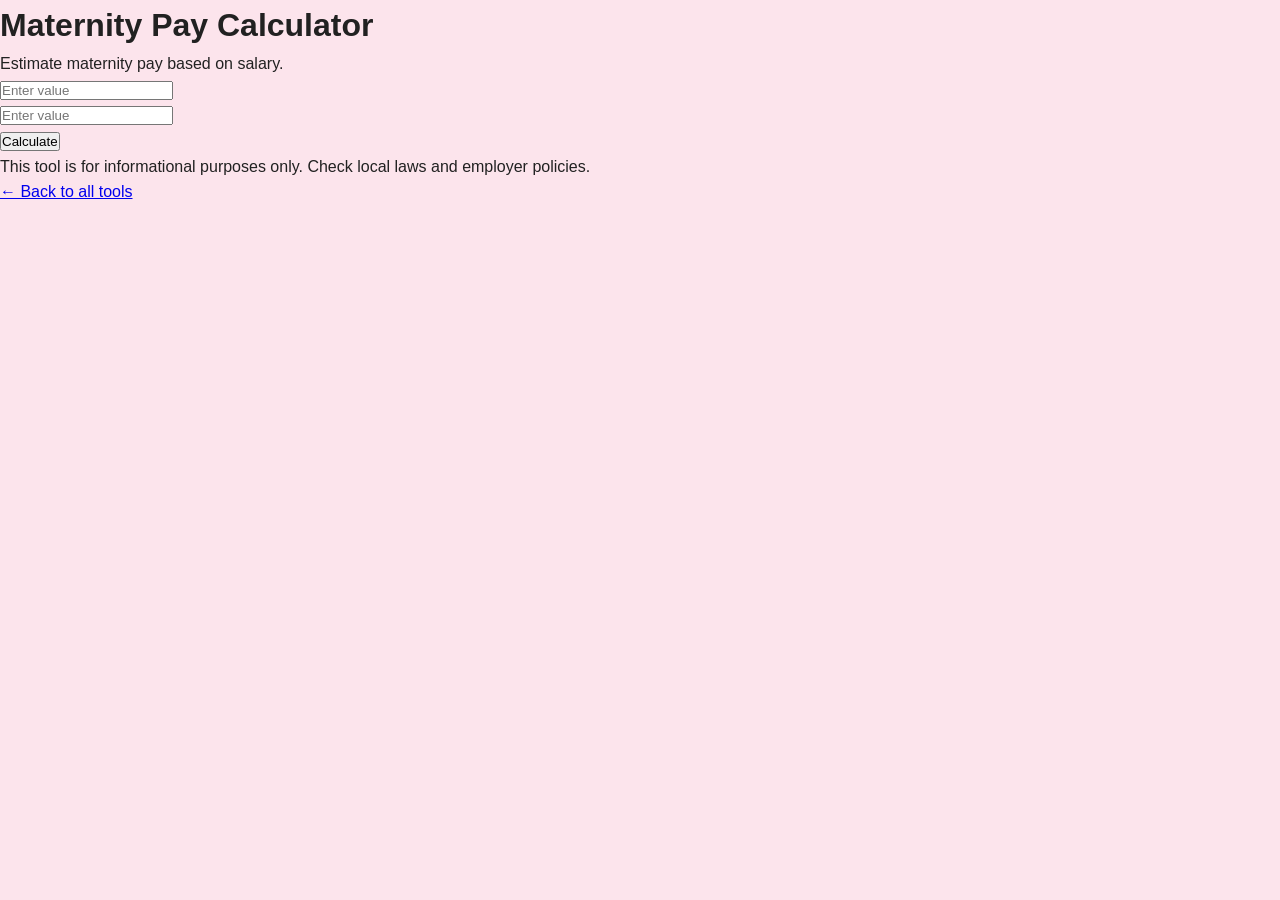
<file: pay/index.html>
<!DOCTYPE html>
<html>
<head>
<title>Maternity Pay Calculator</title>
<meta name="google-site-verification" content="PkLa_ViOo6FAHpvh8SacceMb95o9tePRdrqLNBz9X1M" />
<link rel="stylesheet" href="../style.css">
</head>
<body>

<h1>Maternity Pay Calculator</h1>

<p>Estimate maternity pay based on salary.</p>

<input type="number" id="input1" placeholder="Enter value"><br>
<input type="number" id="input2" placeholder="Enter value"><br>

<button onclick="calc()">Calculate</button>
<p id="res"></p>

<p>This tool is for informational purposes only. Check local laws and employer policies.</p>

<a href="../index.html">← Back to all tools</a>

<script src="script.js"></script>

</body>
</html>
</file>
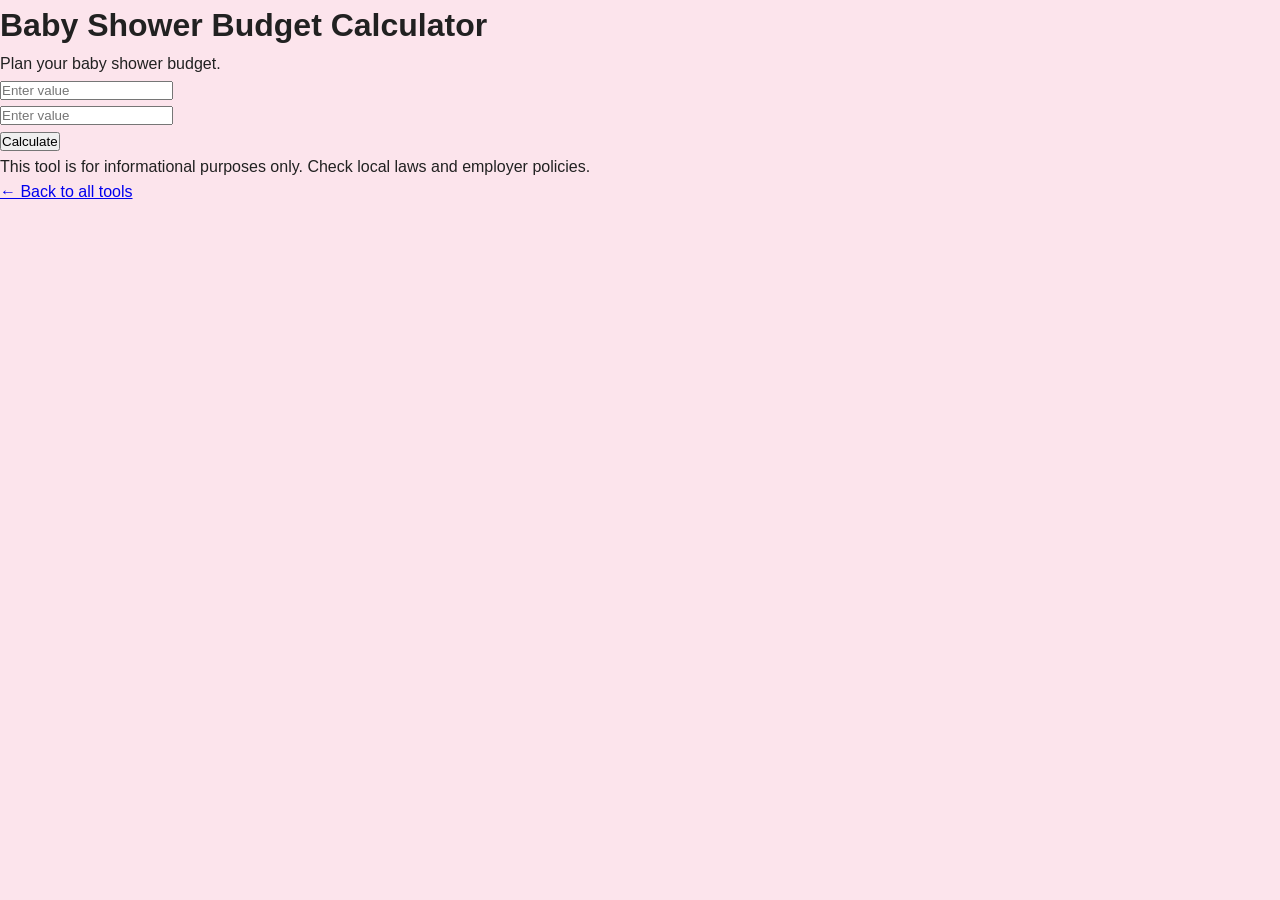
<file: shower-budget/index.html>
<!DOCTYPE html>
<html>
<head>
<title>Baby Shower Budget Calculator</title>
<meta name="google-site-verification" content="PkLa_ViOo6FAHpvh8SacceMb95o9tePRdrqLNBz9X1M" />
<link rel="stylesheet" href="../style.css">
</head>
<body>

<h1>Baby Shower Budget Calculator</h1>

<p>Plan your baby shower budget.</p>

<input type="number" id="input1" placeholder="Enter value"><br>
<input type="number" id="input2" placeholder="Enter value"><br>

<button onclick="calc()">Calculate</button>
<p id="res"></p>

<p>This tool is for informational purposes only. Check local laws and employer policies.</p>

<a href="../index.html">← Back to all tools</a>

<script src="script.js"></script>

</body>
</html>
</file>
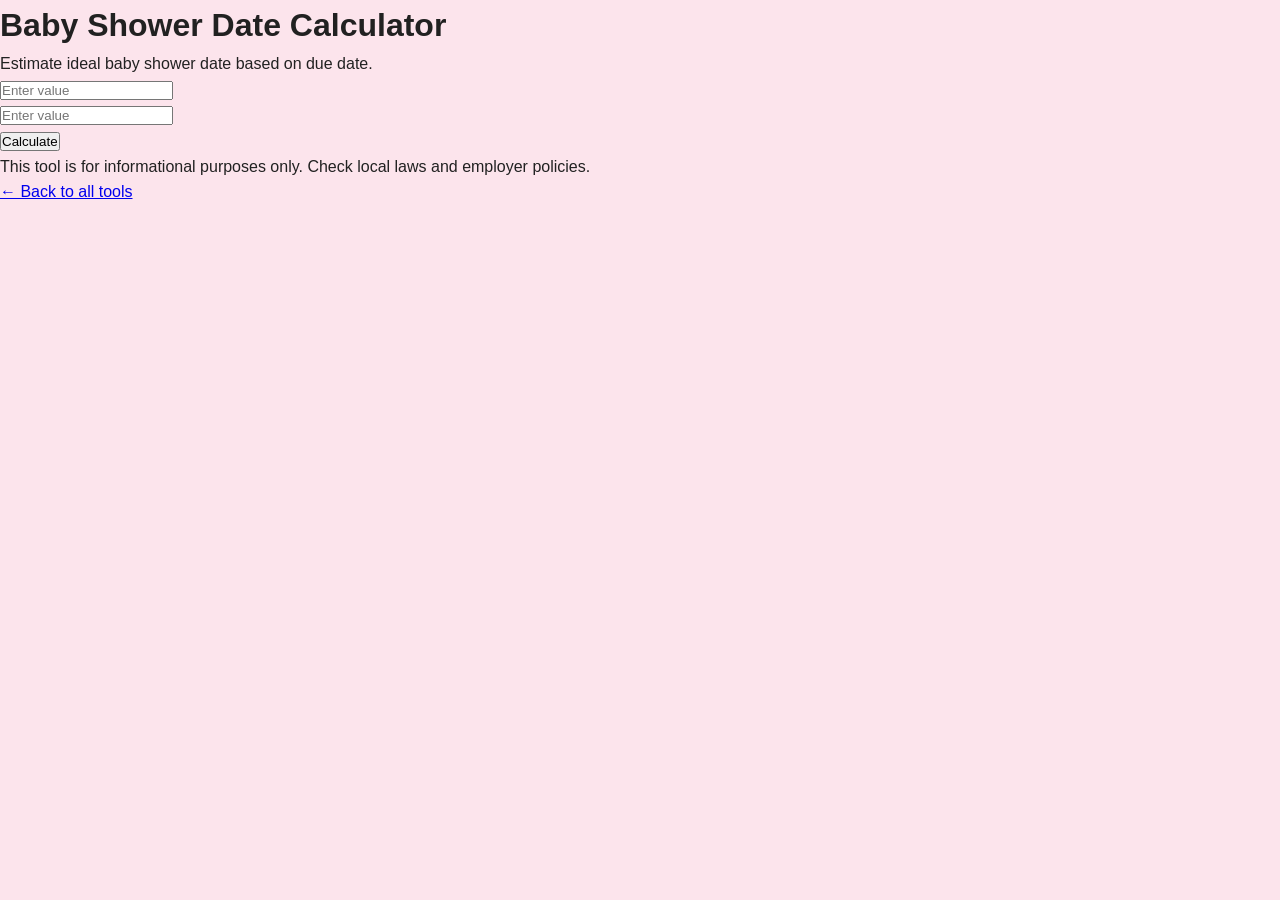
<file: shower-date/index.html>
<!DOCTYPE html>
<html>
<head>
<title>Baby Shower Date Calculator</title>
<meta name="google-site-verification" content="PkLa_ViOo6FAHpvh8SacceMb95o9tePRdrqLNBz9X1M" />
<link rel="stylesheet" href="../style.css">
</head>
<body>

<h1>Baby Shower Date Calculator</h1>

<p>Estimate ideal baby shower date based on due date.</p>

<input type="number" id="input1" placeholder="Enter value"><br>
<input type="number" id="input2" placeholder="Enter value"><br>

<button onclick="calc()">Calculate</button>
<p id="res"></p>

<p>This tool is for informational purposes only. Check local laws and employer policies.</p>

<a href="../index.html">← Back to all tools</a>

<script src="script.js"></script>

</body>
</html>
</file>
<file: style.css>
* {
    margin: 0;
    padding: 0;
    box-sizing: border-box;
}

:root {
    --primary: #E91E63;
    --primary-light: #F06292;
    --secondary: #009688;
    --accent: #FF6F00;
    --bg: #fce4ec;
    --card-bg: #fff;
    --text: #212121;
    --text-light: #757575;
    --border: #F48FB1;
    --shadow: 0 2px 8px rgba(0, 0, 0, 0.08);
    --shadow-lg: 0 8px 24px rgba(0, 0, 0, 0.12);
}

html, body {
    font-family: -apple-system, BlinkMacSystemFont, 'Segoe UI', 'Helvetica Neue', sans-serif;
    color: var(--text);
    background: var(--bg);
    line-height: 1.6;
}

.container {
    max-width: 1200px;
    margin: 0 auto;
    padding: 0 20px;
}

/* Header */
.header {
    background: linear-gradient(135deg, #E91E63 0%, #009688 100%);
    color: white;
    padding: 60px 20px;
    text-align: center;
}

.header h1 {
    font-size: 2.5rem;
    margin-bottom: 12px;
    font-weight: 700;
}

.subtitle {
    font-size: 1.1rem;
    opacity: 0.95;
    font-weight: 300;
}

/* Main */
main {
    padding: 40px 0;
}

section {
    margin-bottom: 60px;
}

section h2 {
    font-size: 2rem;
    margin-bottom: 30px;
    color: var(--text);
    border-bottom: 3px solid var(--primary);
    padding-bottom: 12px;
    display: inline-block;
}

section h3 {
    font-size: 1.4rem;
    margin-top: 28px;
    margin-bottom: 16px;
    color: var(--primary);
    font-weight: 600;
}

section p {
    font-size: 1rem;
    color: var(--text-light);
    margin-bottom: 16px;
    line-height: 1.8;
}

/* Featured Tools */
.featured-tool {
    background: var(--card-bg);
    padding: 40px 20px;
    border-radius: 12px;
    box-shadow: var(--shadow-lg);
    margin-bottom: 40px;
    border-top: 4px solid var(--primary);
}

.maternity-section {
    border-top-color: var(--primary);
}

.fmla-section {
    border-top-color: var(--secondary);
}

.featured-tool h2 {
    margin-bottom: 12px;
}

.featured-tool > .container > p {
    margin-bottom: 24px;
    font-size: 1.05rem;
    color: var(--text-light);
}

/* Calculator */
.calculator {
    margin-top: 20px;
}

.calc-inputs {
    display: grid;
    grid-template-columns: repeat(auto-fit, minmax(200px, 1fr));
    gap: 20px;
    margin-bottom: 24px;
}

.input-group {
    display: flex;
    flex-direction: column;
}

.input-group label {
    font-size: 0.9rem;
    font-weight: 600;
    color: var(--text);
    margin-bottom: 8px;
}

.input-group input,
.input-group select {
    padding: 12px;
    border: 2px solid var(--border);
    border-radius: 6px;
    font-size: 1rem;
    transition: border-color 0.3s ease;
    font-family: inherit;
}

.input-group input:focus,
.input-group select:focus {
    outline: none;
    border-color: var(--primary);
    box-shadow: 0 0 0 3px rgba(233, 30, 99, 0.1);
}

/* Results */
.calc-results {
    background: #FCE4EC;
    padding: 24px;
    border-radius: 8px;
    border-left: 4px solid var(--primary);
    margin-bottom: 24px;
}

.fmla-section .calc-results {
    background: #E0F2F1;
    border-left-color: var(--secondary);
}

.result-group {
    display: grid;
    grid-template-columns: repeat(auto-fit, minmax(220px, 1fr));
    gap: 20px;
    margin-bottom: 20px;
}

.result-item {
    display: flex;
    flex-direction: column;
    background: white;
    padding: 16px;
    border-radius: 6px;
    border: 1px solid var(--border);
}

.result-item .label {
    font-size: 0.85rem;
    color: var(--text-light);
    font-weight: 600;
    text-transform: uppercase;
    letter-spacing: 0.5px;
    margin-bottom: 8px;
}

.result-item .value {
    font-size: 1.8rem;
    font-weight: 700;
    color: var(--primary);
    margin-bottom: 4px;
}

.fmla-section .result-item .value {
    color: var(--secondary);
}

.result-item .hint {
    font-size: 0.8rem;
    color: var(--text-light);
    font-style: italic;
}

/* Leave Timeline */
.leave-timeline {
    background: white;
    padding: 20px;
    border-radius: 6px;
    border: 1px solid var(--border);
    margin-bottom: 20px;
}

.leave-timeline h3 {
    margin-top: 0;
}

.timeline-row {
    padding: 12px 0;
    border-bottom: 1px solid #f0f0f0;
    font-size: 0.95rem;
}

.timeline-row:last-child {
    border-bottom: none;
}

.timeline-label {
    font-weight: 600;
    color: var(--text);
}

.timeline-value {
    color: var(--text-light);
}

/* Leave Notes */
.leave-notes {
    background: white;
    padding: 20px;
    border-radius: 6px;
    border-left: 4px solid var(--accent);
}

.leave-notes h3 {
    margin-top: 0;
}

.leave-notes ul {
    list-style: none;
}

.leave-notes li {
    padding: 8px 0;
    color: var(--text-light);
    line-height: 1.6;
}

.leave-notes li:before {
    content: "• ";
    color: var(--accent);
    font-weight: 700;
    margin-right: 8px;
}

/* Quick Scenarios */
.quick-scenarios {
    margin-top: 20px;
}

.scenario-label {
    font-size: 0.9rem;
    color: var(--text-light);
    margin-bottom: 10px;
    font-weight: 500;
}

.scenario-buttons {
    display: flex;
    flex-wrap: wrap;
    gap: 10px;
}

.scenario-btn {
    padding: 10px 16px;
    background: #f0f0f0;
    color: var(--text);
    border: 1px solid var(--border);
    border-radius: 20px;
    font-size: 0.9rem;
    font-weight: 500;
    cursor: pointer;
    transition: all 0.2s ease;
}

.scenario-btn:hover {
    background: var(--primary);
    color: white;
    border-color: var(--primary);
    transform: translateY(-1px);
}

.fmla-section .scenario-btn:hover {
    background: var(--secondary);
    border-color: var(--secondary);
}

/* Leave Types Grid */
.leave-types-grid {
    display: grid;
    grid-template-columns: repeat(auto-fit, minmax(280px, 1fr));
    gap: 20px;
    margin-top: 30px;
}

.leave-type-card {
    background: var(--card-bg);
    padding: 20px;
    border-radius: 8px;
    border: 1px solid var(--border);
    border-left: 4px solid var(--primary);
}

.leave-type-card h4 {
    color: var(--primary);
    margin-bottom: 12px;
}

.leave-type-card p {
    font-size: 0.9rem;
    margin-bottom: 8px;
}

.leave-type-card p:last-child {
    margin-bottom: 0;
}

/* State Comparison Grid */
.state-comparison-grid {
    display: grid;
    grid-template-columns: repeat(auto-fit, minmax(280px, 1fr));
    gap: 20px;
    margin-top: 30px;
}

.state-card {
    background: var(--card-bg);
    padding: 20px;
    border-radius: 8px;
    border: 1px solid var(--border);
    border-top: 3px solid var(--primary);
}

.state-card h4 {
    color: var(--primary);
    margin-bottom: 12px;
    margin-top: 0;
}

.state-card ul {
    list-style: none;
}

.state-card li {
    font-size: 0.9rem;
    margin-bottom: 8px;
    line-height: 1.6;
    color: var(--text-light);
}

.state-card strong {
    color: var(--text);
}

/* Budget Scenarios */
.budget-scenarios-grid {
    display: grid;
    grid-template-columns: repeat(auto-fit, minmax(280px, 1fr));
    gap: 20px;
    margin-top: 30px;
}

.budget-card {
    background: var(--card-bg);
    padding: 20px;
    border-radius: 8px;
    border: 1px solid var(--border);
    border-left: 4px solid var(--secondary);
}

.budget-card h4 {
    color: var(--secondary);
    margin-bottom: 12px;
    margin-top: 0;
}

.budget-card p {
    font-size: 0.9rem;
    margin-bottom: 8px;
}

.budget-card p:last-child {
    margin-bottom: 0;
}

/* Grid */
.grid {
    display: grid;
    grid-template-columns: repeat(auto-fit, minmax(280px, 1fr));
    gap: 20px;
    margin-bottom: 40px;
}

.card {
    background: var(--card-bg);
    padding: 20px;
    border-radius: 8px;
    border: 1px solid var(--border);
    transition: all 0.3s ease;
}

.card:hover {
    box-shadow: var(--shadow-lg);
    transform: translateY(-4px);
}

.card h4 {
    font-size: 1rem;
    margin-bottom: 12px;
}

.card a {
    color: var(--primary);
    text-decoration: none;
    font-weight: 600;
}

.card a:hover {
    text-decoration: underline;
}

.card p {
    font-size: 0.9rem;
    color: var(--text-light);
    margin-bottom: 0;
}

/* FAQs */
.faqs {
    background: var(--card-bg);
    padding: 40px 20px;
    border-radius: 12px;
    box-shadow: var(--shadow);
}

.faqs h2 {
    margin-bottom: 30px;
}

.faq-item {
    margin-bottom: 24px;
    padding-bottom: 24px;
    border-bottom: 1px solid var(--border);
}

.faq-item:last-child {
    border-bottom: none;
    margin-bottom: 0;
    padding-bottom: 0;
}

.faq-item h3 {
    font-size: 1.1rem;
    margin-top: 0;
    margin-bottom: 12px;
    color: var(--primary);
}

.faq-item p {
    margin-bottom: 0;
}

/* Footer */
.footer {
    background: var(--text);
    color: white;
    text-align: center;
    padding: 30px 20px;
    margin-top: 60px;
}

.footer p {
    color: rgba(255, 255, 255, 0.8);
    margin: 0;
}

/* Responsive */
@media (max-width: 768px) {
    .header h1 {
        font-size: 1.8rem;
    }

    .subtitle {
        font-size: 1rem;
    }

    section h2 {
        font-size: 1.6rem;
    }

    section h3 {
        font-size: 1.2rem;
    }

    .calc-inputs {
        grid-template-columns: 1fr;
    }

    .result-group {
        grid-template-columns: 1fr;
    }

    .leave-types-grid {
        grid-template-columns: 1fr;
    }

    .state-comparison-grid {
        grid-template-columns: 1fr;
    }

    .budget-scenarios-grid {
        grid-template-columns: 1fr;
    }

    .grid {
        grid-template-columns: 1fr;
    }

    .scenario-buttons {
        flex-direction: column;
    }

    .scenario-btn {
        width: 100%;
        text-align: center;
    }
}
</file>
